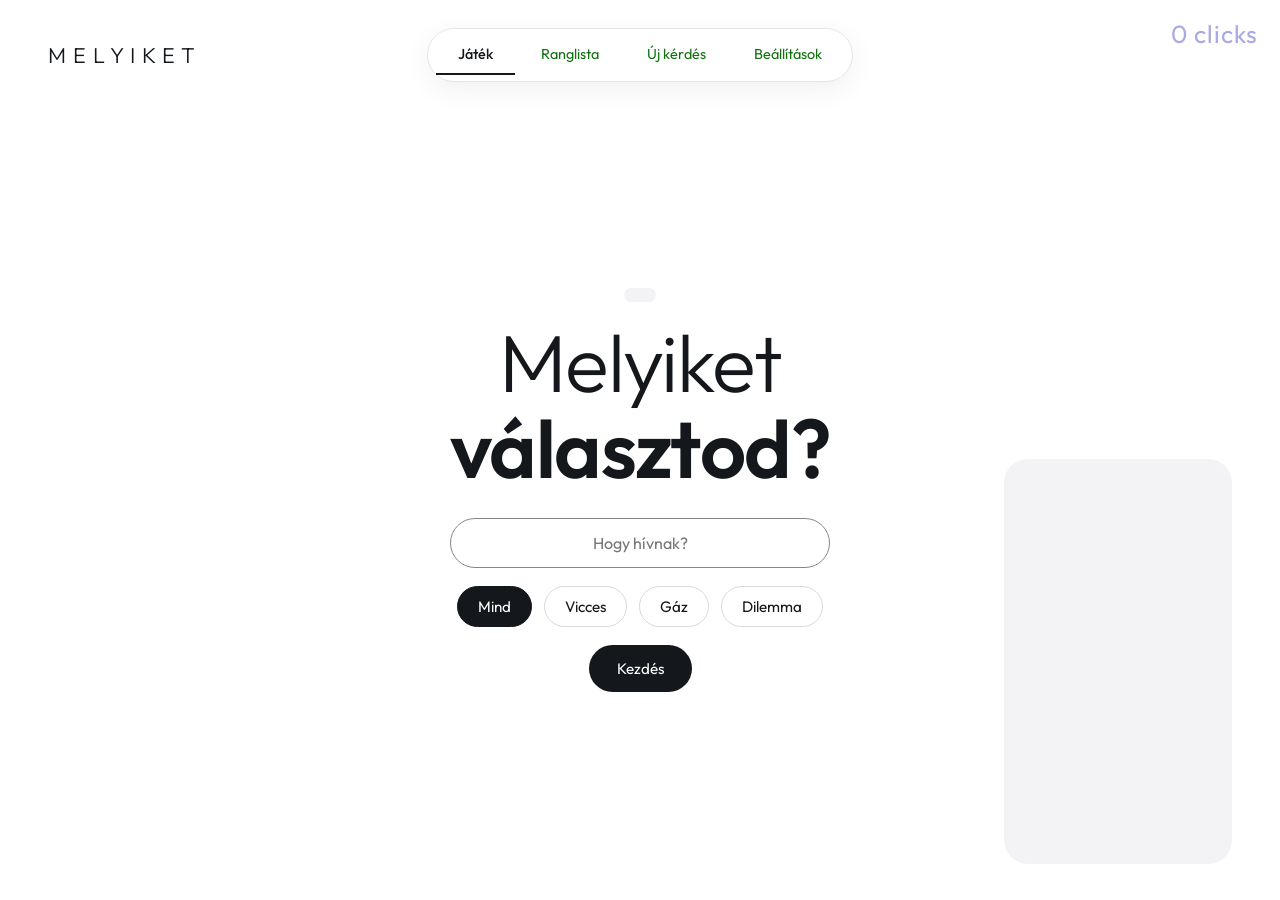
<file: index.html>
<!DOCTYPE html>
<html lang="hu">
<head>
  <meta charset="UTF-8">
  <meta name="viewport" content="width=device-width, initial-scale=1">
  <title>Melyiket választod?</title>
  <link rel="stylesheet" href="style.css">
</head>
<body>
<script src="kozos.js"></script>
<script>
const fo = oldal("Játék");
let kattintasok = 0;

const counter = el("div", "click-counter", "0 clicks");
document.body.append(counter);

document.addEventListener("click", () => {
  kattintasok++;
  counter.textContent = kattintasok + " clicks";
});
let kat = "Mind";
let lista, i, pont, ido, szamlalo;

function kezdo() {
  const cim = el("h1", "cim");
  cim.append(el("span", "vekony", "Melyiket"), el("span", "vastag", "választod?"));

  const nev = el("input", "mezo");
  nev.placeholder = "Hogy hívnak?";
  nev.value = mentes.nev;
  nev.oninput = () => { mentes.nev = nev.value; };

  const chipek = el("div", "sor");
  for (const k of KATOK) {
    const g = el("button", k === kat ? "chip aktiv" : "chip", k);
    g.onclick = () => { kat = k; kezdo(); };
    chipek.append(g);
  }

  const start = el("button", "sotet", "Kezdés");
  start.onclick = () => {
    mentes.nev = nev.value.trim() || "Névtelen";
    ment();
    jatek();
  };

  fo.replaceChildren(el("span", "jelveny",), cim, nev, chipek, start);
}

function jatek() {
  lista = mind()
    .filter((q) => kat === "Mind" || q[0] === kat)
    .sort(() => Math.random() - 0.5)
    .slice(0, mentes.db);
  i = 0;
  pont = 0;
  kerdes();
}

function kerdes() {
  const [k, a, b, pa] = lista[i];
  ido = mentes.ido;

  const idoSzoveg = el("p", "ido", ido + " mp");
  const toltes = el("div", "toltes");
  const sav = el("div", "sav");
  sav.append(toltes);

  const gombok = [a, b].map((szoveg, n) => {
    const g = el("button", "kartya k" + n);
    g.append(el("span", "szoveg", szoveg), el("span", "szazalek"));
    g.onclick = () => valaszol(n);
    return g;
  });
  const kartyak = el("div", "kartyak");
  kartyak.append(...gombok);

  const uzenet = el("p", "uzenet");
  const tovabb = el("button", "sotet", i + 1 === lista.length ? "Eredmény" : "Tovább");
  tovabb.hidden = true;
  tovabb.onclick = () => {
    i++;
    if (i < lista.length) kerdes();
    else vege();
  };

  fo.replaceChildren(el("span", "jelveny", `${i + 1} / ${lista.length}  ·  ${k}  ·  ${pont} pont`), idoSzoveg, sav, kartyak, uzenet, tovabb);

  clearInterval(szamlalo);
  szamlalo = setInterval(() => {
    ido -= 0.1;
    toltes.style.width = (ido / mentes.ido) * 100 + "%";
    idoSzoveg.textContent = Math.max(ido, 0).toFixed(1) + " mp";
    if (ido <= 0) valaszol(-1);
  }, 100);

  function valaszol(n) {
    clearInterval(szamlalo);
    gombok.forEach((g, m) => {
      g.disabled = true;
      g.querySelector(".szazalek").textContent = (m === 0 ? pa : 100 - pa) + "%";
    });

    if (n < 0) {
      uzenet.textContent = "Lejárt az idő.";
    } else {
      gombok[n].classList.add("enyem");
      const egyezik = (n === 0 ? pa : 100 - pa) >= 50;
      pont += Math.round(ido) + (egyezik ? 10 : 0);
    }
    tovabb.hidden = false;
  }
}

function vege() {
  mentes.rang.push({ nev: mentes.nev, pont: pont });
  mentes.rang.sort((x, y) => y.pont - x.pont);
  mentes.rang = mentes.rang.slice(0, 20);
  ment();

  const cim = el("h1", "cim");
  cim.append(el("span", "vekony", "Vége!"), el("span", "vastag", pont + " pont"));

  const ujra = el("button", "sotet", "Újra");
  ujra.onclick = kezdo;
  const rang = el("a", "feher", "Ranglista");
  rang.href = "ranglista.html";
  const sor = el("div", "sor");
  sor.append(ujra, rang);

  fo.replaceChildren(el("span", "jelveny", mentes.nev), cim, sor);
}

kezdo();
</script>
</body>
</html>
</file>
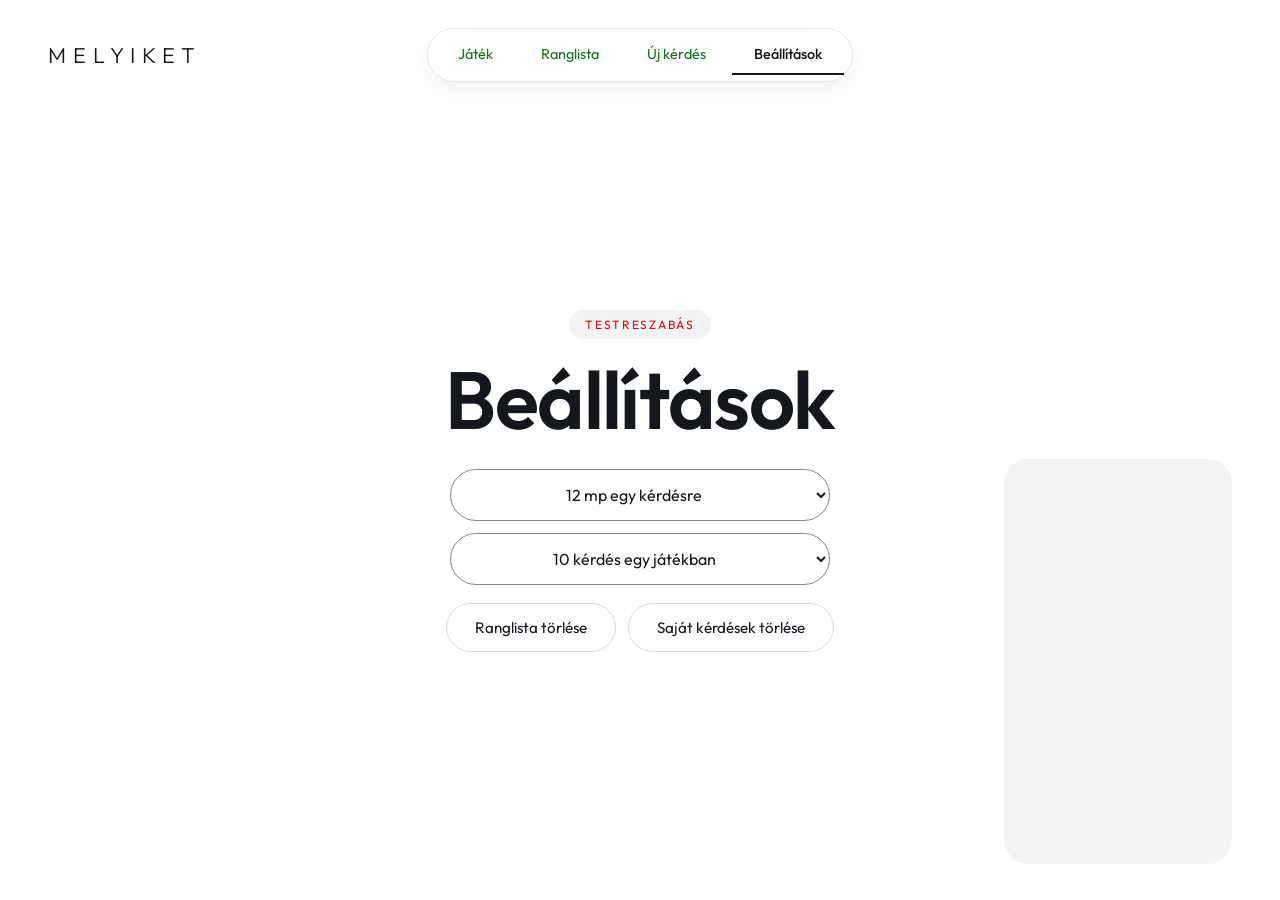
<file: beallitasok.html>
<!DOCTYPE html>
<html lang="hu">
<head>
  <meta charset="UTF-8">
  <meta name="viewport" content="width=device-width, initial-scale=1">
  <title>Beállítások</title>
  <link rel="stylesheet" href="style.css">
</head>
<body>
<script src="kozos.js"></script>
<script>
const fo = oldal("Beállítások");

const cim = el("h1", "cim");
cim.append(el("span", "vastag", "Beállítások"));

// kulcs: mentes mezője, opciók, felirat
function valaszto(kulcs, opciok, felirat) {
  const s = el("select", "mezo");
  for (const n of opciok) s.append(new Option(n + " " + felirat, n));
  s.value = mentes[kulcs];
  s.onchange = () => { mentes[kulcs] = Number(s.value); ment(); };
  return s;
}

function torlo(felirat, kulcs) {
  const g = el("button", "feher", felirat);
  g.onclick = () => {
    mentes[kulcs] = [];
    ment();
    g.textContent = "Törölve";
  };
  return g;
}

const sor = el("div", "sor");
sor.append(torlo("Ranglista törlése", "rang"), torlo("Saját kérdések törlése", "sajat"));

fo.append(
  el("span", "jelveny", "Testreszabás"),
  cim,
  valaszto("ido", [8, 12, 20, 30], "mp egy kérdésre"),
  valaszto("db", [5, 10, 15, 20], "kérdés egy játékban"),
  sor
);
</script>
</body>
</html>
</file>
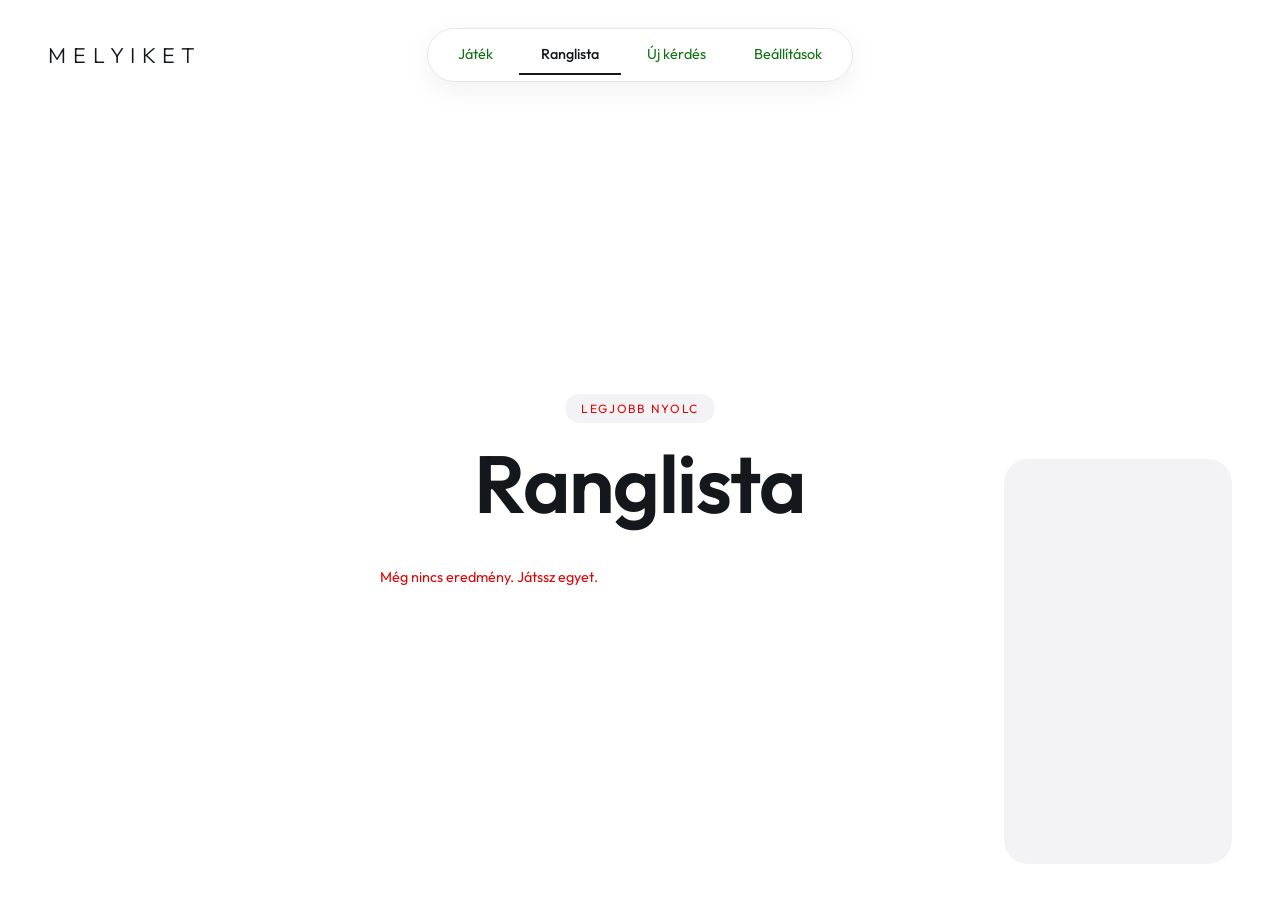
<file: ranglista.html>
<!DOCTYPE html>
<html lang="hu">
<head>
  <meta charset="UTF-8">
  <meta name="viewport" content="width=device-width, initial-scale=1">
  <title>Ranglista</title>
  <link rel="stylesheet" href="style.css">
</head>
<body>
<script src="kozos.js"></script>
<script>
const fo = oldal("Ranglista");

const cim = el("h1", "cim");
cim.append(el("span", "vastag", "Ranglista"));
const tabla = el("div", "tabla");

if (mentes.rang.length === 0) {
  tabla.append(el("p", "kicsi", "Még nincs eredmény. Játssz egyet."));
}

mentes.rang.slice(0, 8).forEach((r, n) => {
  const sor = el("div", "rang");
  sor.append(el("span", "halk", n + 1), el("span", "", r.nev), el("strong", "", r.pont));
  tabla.append(sor);
});

fo.append(el("span", "jelveny", "Legjobb nyolc"), cim, tabla);
</script>
</body>
</html>
</file>
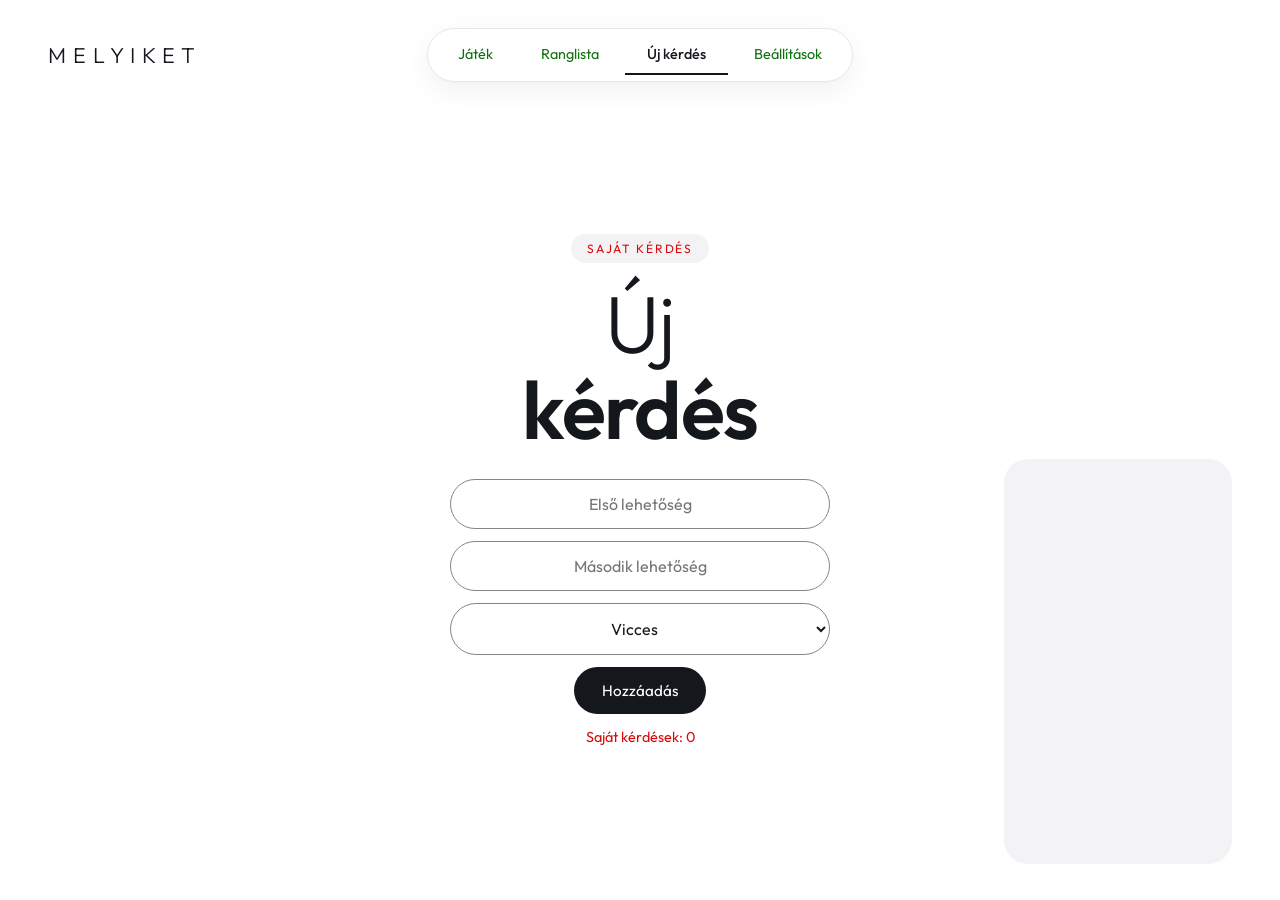
<file: ujkerdes.html>
<!DOCTYPE html>
<html lang="hu">
<head>
  <meta charset="UTF-8">
  <meta name="viewport" content="width=device-width, initial-scale=1">
  <title>Új kérdés</title>
  <link rel="stylesheet" href="style.css">
</head>
<body>
<script src="kozos.js"></script>
<script>
const fo = oldal("Új kérdés");

const cim = el("h1", "cim");
cim.append(el("span", "vekony", "Új"), el("span", "vastag", "kérdés"));

const a = el("input", "mezo");
a.placeholder = "Első lehetőség";
const b = el("input", "mezo");
b.placeholder = "Második lehetőség";

const kat = el("select", "mezo");
for (const k of KATOK.slice(1)) kat.append(new Option(k, k));

const info = el("p", "kicsi", "Saját kérdések: " + mentes.sajat.length);
const gomb = el("button", "sotet", "Hozzáadás");
gomb.onclick = () => {
  if (!a.value.trim() || !b.value.trim()) {
    info.textContent = "Mindkét mezőt töltsd ki.";
    return;
  }
  const szazalek = 30 + Math.floor(Math.random() * 41);
  mentes.sajat.push([kat.value, a.value.trim(), b.value.trim(), szazalek]);
  ment();
  a.value = "";
  b.value = "";
  info.textContent = "Mentve. Saját kérdések: " + mentes.sajat.length;
};

fo.append(el("span", "jelveny", "Saját kérdés"), cim, a, b, kat, gomb, info);
</script>
</body>
</html>
</file>
<file: style.css>
@import url("https://fonts.googleapis.com/css2?family=Outfit:wght@300;400;500;600&display=swap");

:root {
  --ink: #14171c;
  --halk: #db0808;
  --vonal: #e6e6e9;
  --halvany: #f3f3f5;
  --piros: #d9533b;
  --zold: #2f6b4f;
  --video-magas: 45vh;
  --oldalsav: calc(var(--video-magas) * 9 / 16 + 48px);
}

* { box-sizing: border-box; margin: 0; padding: 0; }
[hidden] { display: none !important; }

html, body { height: 100%; overflow: hidden; }

body {
  display: grid;
  grid-template-rows: auto minmax(0, 1fr);
  background: #fff;
  color: var(--ink);
  font-family: "Outfit", Arial, sans-serif;
}

button, input, select { font-family: inherit; }

/* ---------- fejléc ---------- */
.fej {
  display: grid;
  grid-template-columns: 1fr auto 1fr;
  align-items: center;
  padding: 28px 48px;
}

.logo {
  font-weight: 300;
  font-size: 1.35rem;
  text-transform: uppercase;
  letter-spacing: 0.32em;
}

.nav {
  display: flex;
  gap: 4px;
  padding: 6px 8px;
  border: 1px solid var(--vonal);
  border-radius: 999px;
  box-shadow: 0 8px 28px rgba(0, 0, 0, 0.06);
}

.nav a {
  padding: 10px 22px;
  font-size: 0.9rem;
  color: #117111;
  text-decoration: none;
}

.nav a.aktiv {
  color: var(--ink);
  font-weight: 500;
  border-bottom: 2px solid var(--ink);
}

/* ---------- fő rész: a videó helyét kihagyja, így semmit nem takar ---------- */
.fo {
  display: flex;
  flex-direction: column;
  align-items: center;
  justify-content: center;
  padding: 0 var(--oldalsav) 30px;
  text-align: center;
}

.video {
  position: fixed;
  right: 48px;
  bottom: 36px;
  height: var(--video-magas);
  aspect-ratio: 9 / 16;
  object-fit: cover;
  background: var(--halvany);
  border-radius: 24px;
  pointer-events: none;
}


.jelveny {
  padding: 7px 16px;
  margin-bottom: 2vh;
  font-size: 0.75rem;
  text-transform: uppercase;
  letter-spacing: 0.14em;
  color: var(--halk);
  background: var(--halvany);
  border-radius: 999px;
}

.cim {
  margin-bottom: 3vh;
  font-size: clamp(2.4rem, 9vh, 5.2rem);
  line-height: 1.05;
  font-weight: 300;
  letter-spacing: -0.02em;
}

.cim span { display: block; }
.cim .vastag { font-weight: 600; }

.kicsi, .halk { color: var(--halk); }
.kicsi { margin-top: 14px; font-size: 0.9rem; }

/* ---------- űrlap és gombok ---------- */
.mezo {
  width: min(100%, 380px);
  padding: 14px 22px;
  margin-bottom: 12px;
  font-size: 1rem;
  text-align: center;
  color: var(--ink);
  background: #fff;
  border: 1px solid #868686;
  border-radius: 999px;
  outline: none;
}

.mezo:focus { border-color: var(--ink); }

.sor {
  display: flex;
  flex-wrap: wrap;
  justify-content: center;
  gap: 12px;
  margin: 6px 0 18px;
}

.sotet, .feher, .chip {
  padding: 14px 28px;
  font-size: 0.95rem;
  text-decoration: none;
  border-radius: 999px;
  cursor: pointer;
  transition: transform 0.15s;
}

.sotet { color: #fff; background: var(--ink); border: none; }
.feher, .chip { color: var(--ink); background: #fff; border: 1px solid #d9d9de; }
.chip { padding: 10px 20px; }
.chip.aktiv { color: #fff; background: var(--ink); border-color: var(--ink); }
.sotet:hover, .feher:hover, .chip:hover { transform: translateY(-2px); }

/* ---------- játék ---------- */
.ido { margin-bottom: 8px; font-size: 1.6rem; font-weight: 300; }

.sav {
  width: 100%;
  max-width: 860px;
  height: 4px;
  margin-bottom: 3vh;
  background: var(--vonal);
  border-radius: 4px;
  overflow: hidden;
}

.toltes { width: 100%; height: 100%; background: var(--ink); }

.kartyak {
  width: 100%;
  max-width: 860px;
  display: grid;
  grid-template-columns: 1fr 1fr;
  gap: 22px;
}

/* a kártya színe adja az éles körvonalat és a kemény árnyékot */
.kartya {
  min-height: clamp(170px, 36vh, 300px);
  padding: 28px;
  display: flex;
  flex-direction: column;
  justify-content: center;
  align-items: flex-start;
  text-align: left;
  border: 2px solid var(--c);
  border-radius: 24px;
  box-shadow: 5px 5px 0 var(--c);
  cursor: pointer;
  transition: transform 0.15s, box-shadow 0.15s, opacity 0.3s;
}

.k0 { --c: var(--piros); background: #fff5f1; color: #3a1a10; }
.k1 { --c: var(--zold); background: #f0f7f3; color: #12281d; }

.kartya:not(:disabled):hover { transform: translate(-2px, -2px); box-shadow: 7px 7px 0 var(--c); }
.kartya:disabled { cursor: default; opacity: 0.55; }
.kartya.enyem { opacity: 1; transform: translate(4px, 4px); box-shadow: 1px 1px 0 var(--c); }

.szoveg { font-size: clamp(1.05rem, 1.7vw, 1.5rem); font-weight: 500; line-height: 1.3; }
.szazalek { margin-top: 12px; font-size: 2.6rem; font-weight: 300; color: var(--c); }

.uzenet { min-height: 1.5em; margin: 2.4vh 0 1.4vh; font-weight: 500; }

/* ---------- ranglista ---------- */
.tabla { width: 100%; max-width: 520px; text-align: left; }

.rang {
  display: grid;
  grid-template-columns: 40px 1fr auto;
  padding: 12px 0;
  border-bottom: 1px solid var(--vonal);
}

/* ---------- kisebb képernyő ---------- */
@media (max-width: 900px) {
  .video { display: none; }
  .fej { grid-template-columns: 1fr; justify-items: center; padding: 14px; }
  .logo { display: none; }
  .nav a { padding: 10px 12px; font-size: 0.8rem; }
  .fo { padding: 0 20px 20px; }
  .kartyak { grid-template-columns: 1fr; gap: 14px; }
  .kartya { min-height: 100px; padding: 16px 20px; }
  .szazalek { font-size: 1.8rem; margin-top: 4px; }
}

/* ---------- Easter egg: click counter ---------- */
.click-counter {
  position: fixed;
  top: 18px;
  right: 22px;
  font-size: 25px;
  color: #0909af;
  opacity: 0.35;
  letter-spacing: 0.04em;
  user-select: none;
  pointer-events: none;
}
</file>
